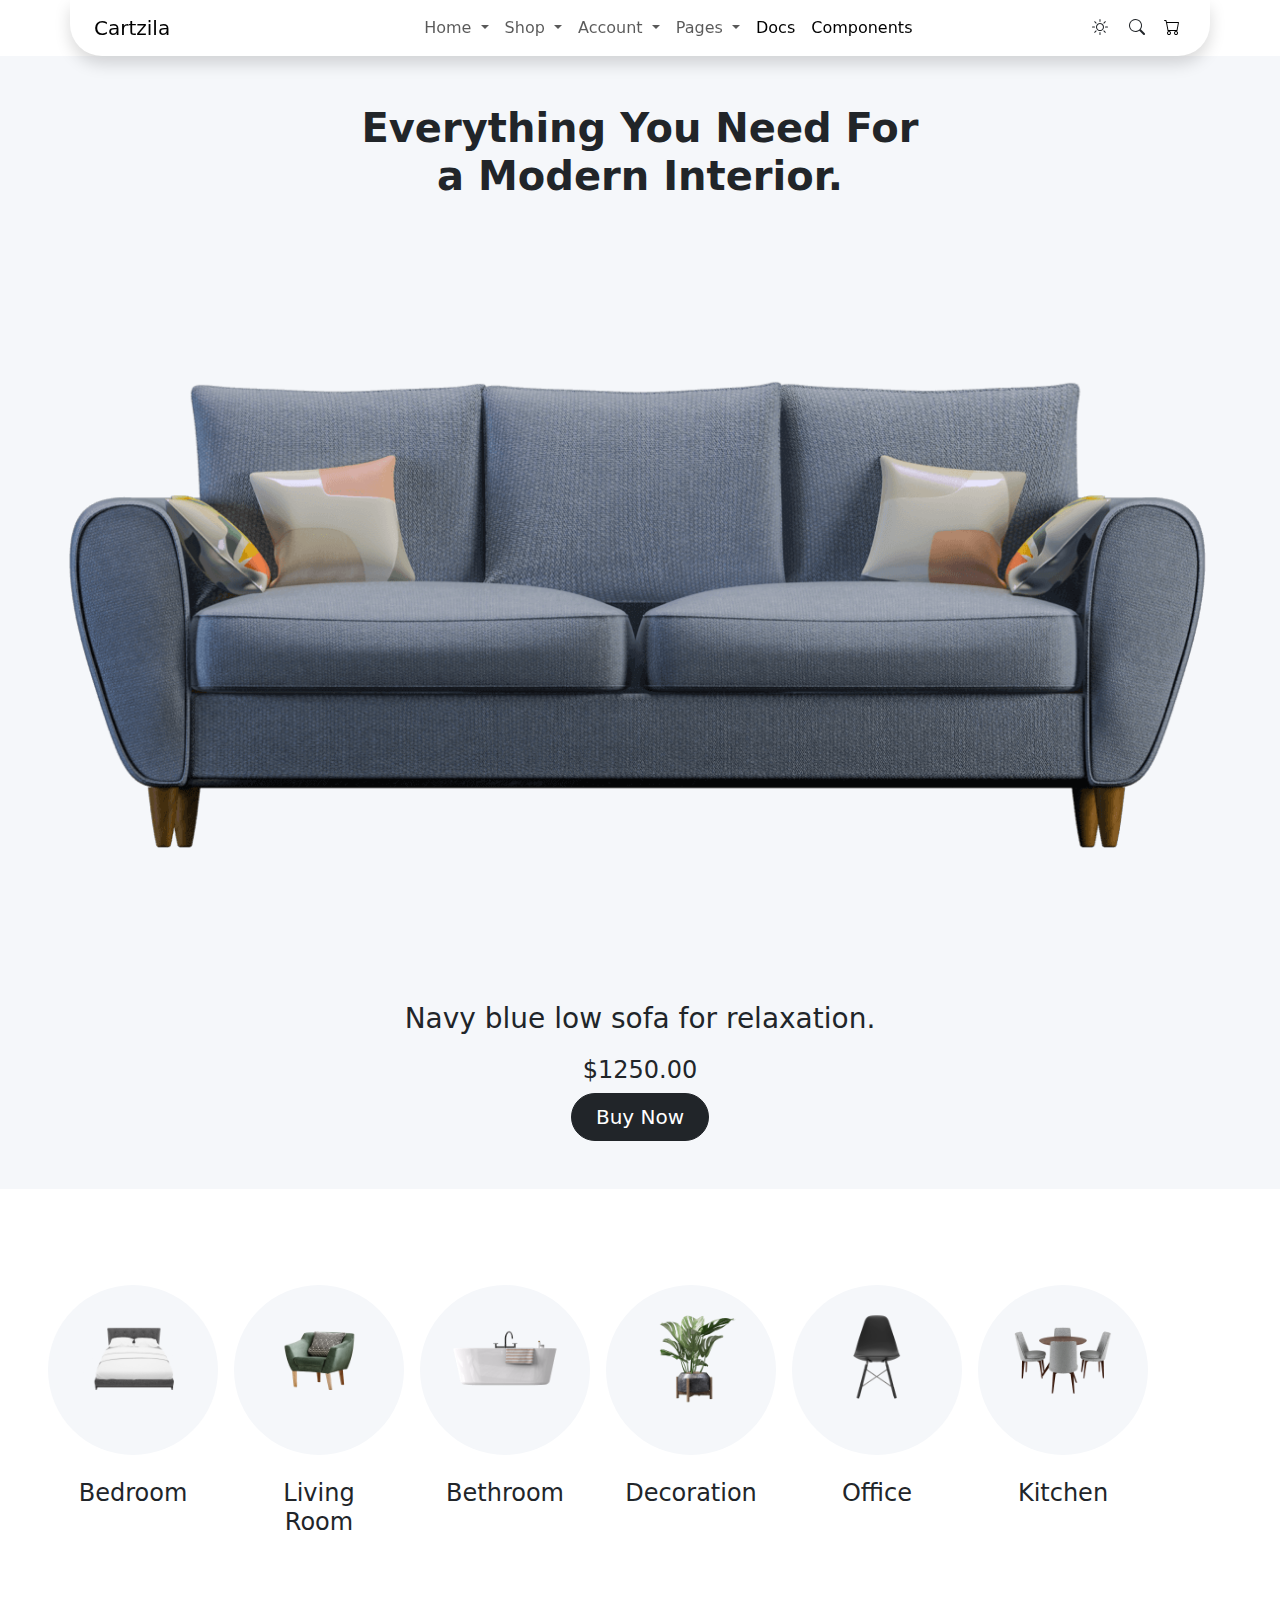
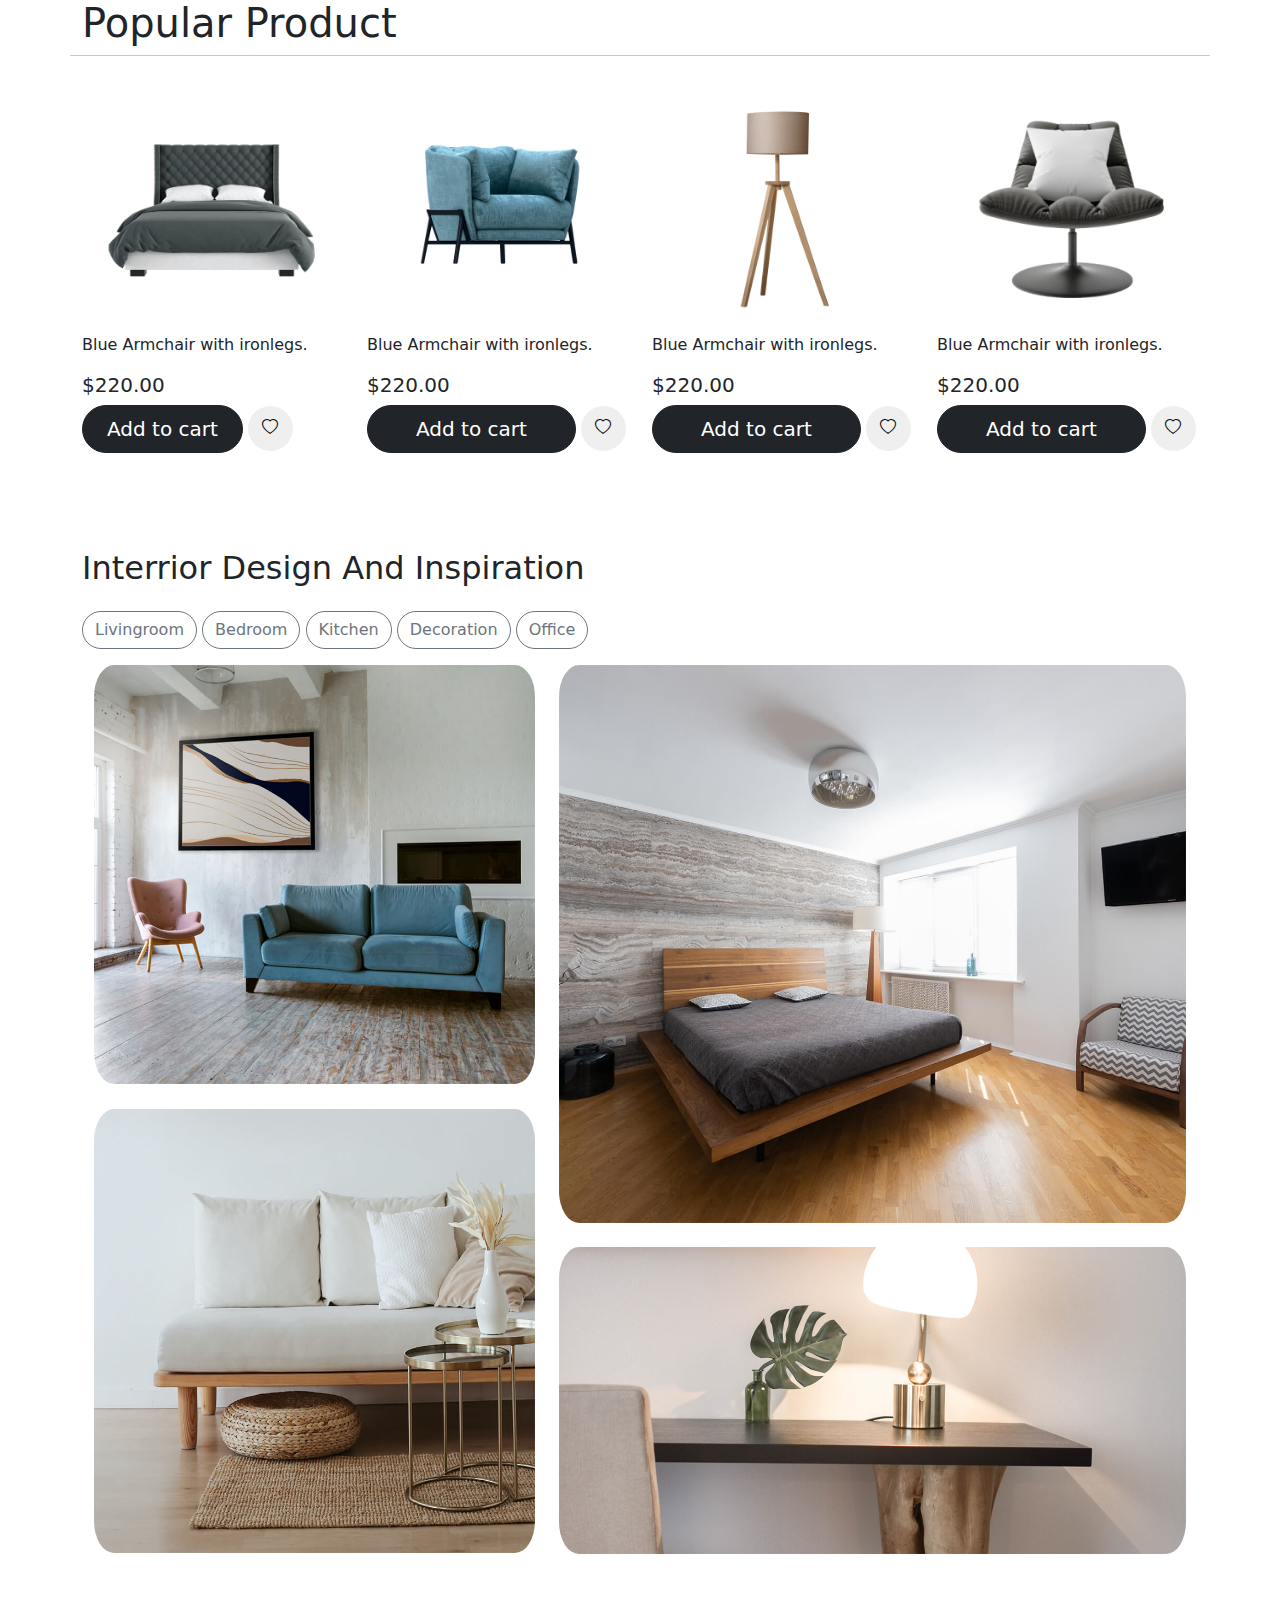
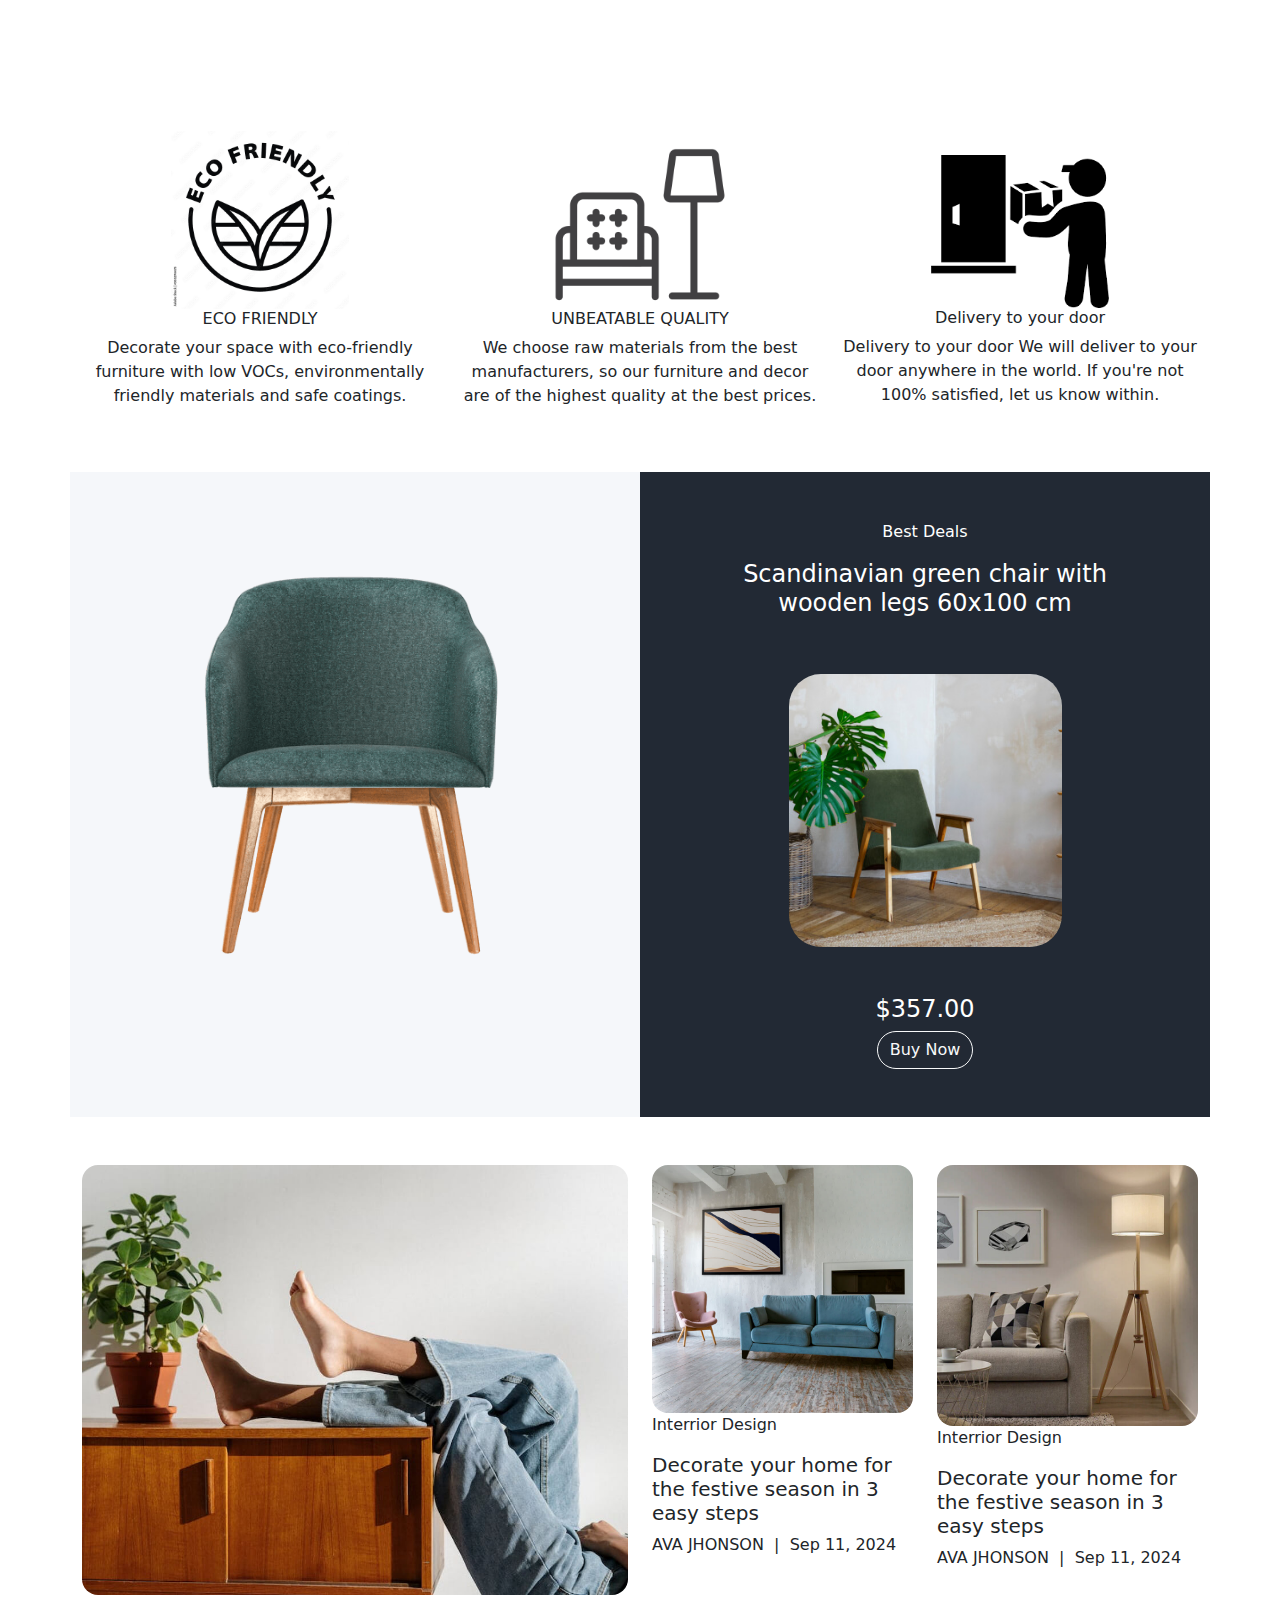
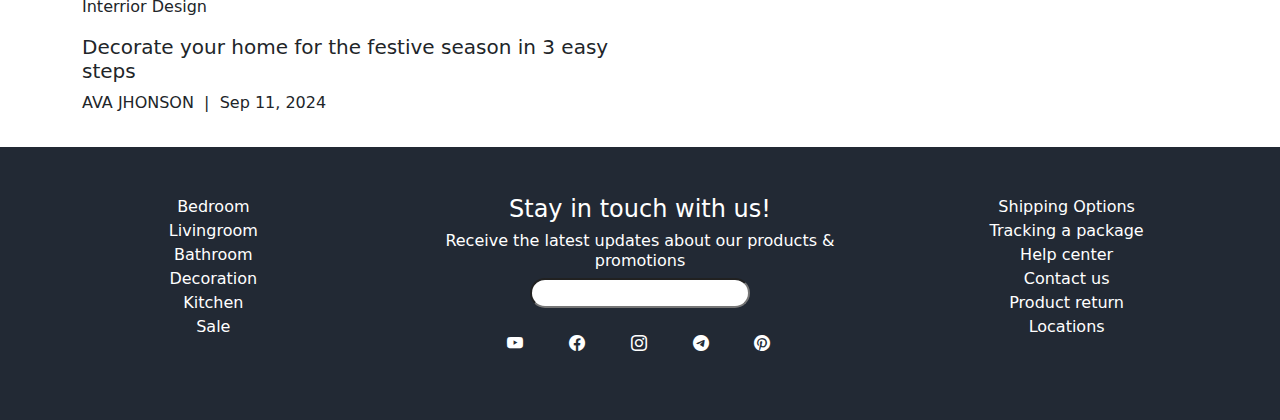
<file: index.html>
<!DOCTYPE html>
<html lang="en">

<head>
    <meta charset="UTF-8">
    <meta name="viewport" content="width=device-width, initial-scale=1.0">
    <title>Cartzila</title>
    <link href="https://cdn.jsdelivr.net/npm/bootstrap@5.3.3/dist/css/bootstrap.min.css" rel="stylesheet"
        integrity="sha384-QWTKZyjpPEjISv5WaRU9OFeRpok6YctnYmDr5pNlyT2bRjXh0JMhjY6hW+ALEwIH" crossorigin="anonymous">
    <script src="https://cdn.jsdelivr.net/npm/bootstrap@5.3.3/dist/js/bootstrap.bundle.min.js"
        integrity="sha384-YvpcrYf0tY3lHB60NNkmXc5s9fDVZLESaAA55NDzOxhy9GkcIdslK1eN7N6jIeHz"
        crossorigin="anonymous"></script>
    <link rel="stylesheet" href="/style/home.css">
    <link rel="stylesheet" href="https://cdn.jsdelivr.net/npm/bootstrap-icons@1.11.3/font/bootstrap-icons.min.css">
</head>

<body>
    <header class="container sticky-top shadow rounded-bottom-5 bg-white">
        <nav class="navbar navbar-expand-lg ">
            <div class="container-fluid">
                <a class="navbar-brand" href="#">Cartzila</a>
                <button class="navbar-toggler" type="button" data-bs-toggle="collapse"
                    data-bs-target="#navbarSupportedContent" aria-controls="navbarSupportedContent"
                    aria-expanded="false" aria-label="Toggle navigation">
                    <span class="navbar-toggler-icon"></span>
                </button>
                <div class="nav-items collapse navbar-collapse" id="navbarSupportedContent">
                    <ul class="navbar-nav me-auto mb-2 mb-lg-0 ">
                        <li class="nav-item dropdown">
                            <a class="nav-link dropdown-toggle" href="#" role="button" data-bs-toggle="dropdown"
                                aria-expanded="false">
                                Home
                            </a>
                            <ul class="dropdown-menu">
                                <li><a class="dropdown-item" href="#">Action</a></li>
                                <li><a class="dropdown-item" href="#">Another action</a></li>
                                <li>
                                    <hr class="dropdown-divider">
                                </li>
                                <li><a class="dropdown-item" href="#">Something else here</a></li>
                            </ul>
                        </li>
                        <li class="nav-item dropdown">
                            <a class="nav-link dropdown-toggle" href="#" role="button" data-bs-toggle="dropdown"
                                aria-expanded="false">
                                Shop
                            </a>
                            <ul class="dropdown-menu">
                                <li><a class="dropdown-item" href="#">Action</a></li>
                                <li><a class="dropdown-item" href="#">Another action</a></li>
                                <li>
                                    <hr class="dropdown-divider">
                                </li>
                                <li><a class="dropdown-item" href="#">Something else here</a></li>
                            </ul>
                        </li>
                        <li class="nav-item dropdown">
                            <a class="nav-link dropdown-toggle" href="#" role="button" data-bs-toggle="dropdown"
                                aria-expanded="false">
                                Account
                            </a>
                            <ul class="dropdown-menu">
                                <li><a class="dropdown-item" href="./pages/signin.html">Signin</a></li>
                                <li><a class="dropdown-item" href="/pages/signup.html">Singup</a></li>
                            </ul>
                        </li>
                        <li class="nav-item dropdown">
                            <a class="nav-link dropdown-toggle" href="#" role="button" data-bs-toggle="dropdown"
                                aria-expanded="false">
                                Pages
                            </a>
                            <ul class="dropdown-menu">
                                <li><a class="dropdown-item" href="#">Action</a></li>
                                <li><a class="dropdown-item" href="#">Another action</a></li>
                                <li>
                                    <hr class="dropdown-divider">
                                </li>
                                <li><a class="dropdown-item" href="#">Something else here</a></li>
                            </ul>
                        </li>
                        <li class="nav-item">
                            <a class="nav-link active" aria-current="page" href="#">Docs</a>
                        </li>
                        <li class="nav-item">
                            <a class="nav-link active" aria-current="page" href="#">Components</a>
                        </li>
                    </ul>
                    <div>
                        <i class="bi bi-sun px-2"></i>
                        <i class="bi bi-search px-2"></i>
                        <button class="border-0 bg-white" id="cartOpen"><i class="bi bi-cart"></i></button>
                    </div>
                </div>
            </div>
        </nav>
    </header>

    <div class="hero-sec py-5 container-fluid">
        <div id="cart" class="cart bg-white position-fixed shadow">
            <span class="d-flex justify-content-between">
                <h4 class="p-3">
                    Shopping Cart
                </h4>
                <button id="cartClose" class="border-0 bg-white"><i class="bi bi-x p-3"></i></button>
            </span>
        </div>
        <h1 class="text-center text-truncate fw-bolder">
            Everything You Need For <br> a Modern Interior.
        </h1>
        <img class="img-fluid" src="/images/01.png" alt="">
        <span class="text-center">
            <p class="fs-3">
                Navy blue low sofa for relaxation.
            </p>
            <h4>
                $1250.00
            </h4>
        </span>
        <div class="text-center">
            <span>
                <button type="button" class="btn btn-dark hero-btn rounded-5 px-4 py-2 fs-5">Buy Now</button>

            </span>
        </div>
    </div>
    <div class="container-fluid">
        <div class="services row gap-3 p-5 text-center my-5">
            <div class="col-lg-2 col-sm-6 service rounded-circle">
                <img class="img-fluid" src="/images/1.png" alt="">
                <h4 class="text-center mt-5 ">
                    Bedroom
                </h4>
            </div>
            <div class="col-lg-2 col-sm-6 service rounded-circle">
                <img class="img-fluid" src="/images/2.png" alt="">
                <h4 class="text-center mt-5 ">
                    Living Room
                </h4>
            </div>
            <div class="col-lg-2 col-sm-6 service rounded-circle">
                <img class="img-fluid" src="/images/3.png" alt="">
                <h4 class="text-center mt-5 ">
                    Bethroom
                </h4>
            </div>
            <div class="col-lg-2 col-sm-6 service rounded-circle">
                <img class="img-fluid" src="/images/4.png" alt="">
                <h4 class="text-center mt-5 ">
                    Decoration
                </h4>
            </div>
            <div class="col-lg-2 col-sm-6 service rounded-circle">
                <img class="img-fluid" src="/images/5.png" alt="">
                <h4 class="text-center mt-5 ">
                    Office
                </h4>
            </div>
            <div class="col-lg-2 col-sm-6 service rounded-circle">
                <img class="img-fluid" src="/images/6.png" alt="">
                <h4 class="text-center mt-5 ">
                    Kitchen
                </h4>
            </div>
        </div>
    </div>
    <div class="container">
        <div class="popular-product row py-5">
            <h1>
                Popular Product
            </h1>
            <hr class="container">
            <div class="col-lg-3">
                <div class="hover">
                    <img class="img-1 img-fluid" src="/images/04.png" alt="">
                    <img class="img-2 img-fluid rounded-5" src="/images/04-hover.jpg" alt="">
                </div>
                <p id="productDes">
                    Blue Armchair with ironlegs.
                </p>
                <h5>
                    $220.00
                </h5>
                <button type="button" class="btn btn-dark rounded-5 px-4 py-2 fs-5">Add to cart</button>
                <button class="border-secondary rounded-circle border-0 cart-btn"><i class="bi bi-heart "></i></button>
            </div>
            <div class="col-lg-3">
                <div class="hover">
                    <img class="img-1 img-fluid" src="/images/05.png" alt="">
                    <img class="img-2 img-fluid rounded-5" src="/images/05-hover.jpg" alt="">
                </div>
                <p>
                    Blue Armchair with ironlegs.
                </p>
                <h5>
                    $220.00
                </h5>
                <button type="button" class="btn btn-dark rounded-5 px-5 py-2 fs-5">Add to cart</button>
                <button class="border-secondary rounded-circle border-0 cart-btn"><i class="bi bi-heart "></i></button>

            </div>
            <div class="col-lg-3">
                <div class="hover">
                    <img class="img-1 img-fluid" src="/images/06.png" alt="">
                    <img class="img-2 img-fluid rounded-5" src="/images/06-hover.jpg" alt="">
                </div>
                <p>
                    Blue Armchair with ironlegs.
                </p>
                <h5>
                    $220.00
                </h5>
                <button type="button" class="btn btn-dark rounded-5 px-5 py-2 fs-5">Add to cart</button>
                <button class="border-secondary rounded-circle border-0 cart-btn"><i class="bi bi-heart "></i></button>

            </div>
            <div class="col-lg-3">
                <div class="hover">
                    <img class="img-1 img-fluid" src="/images/07.png" alt="">
                    <img class="img-2 img-fluid rounded-5" src="/images/07-hover.jpg" alt="">
                </div>
                <p>
                    Blue Armchair with ironlegs.
                </p>
                <h5>
                    $220.00
                </h5>
                <button type="button" class="btn btn-dark rounded-5 px-5 py-2 fs-5">Add to cart</button>
                <button class="border-secondary rounded-circle border-0 cart-btn"><i class="bi bi-heart "></i></button>

            </div>
        </div>
    </div>

    <div class="interior-design container container-sm py-5">
        <h2>
            Interrior Design And Inspiration
        </h2>
        <div class="py-3">
            <button type="button" class="btn btn-outline-secondary rounded-5">Livingroom</button>
            <button type="button" class="btn btn-outline-secondary rounded-5">Bedroom</button>
            <button type="button" class="btn btn-outline-secondary rounded-5">Kitchen</button>
            <button type="button" class="btn btn-outline-secondary rounded-5">Decoration</button>
            <button type="button" class="btn btn-outline-secondary rounded-5">Office</button>
        </div>
        <div class="container-fluid">
            <div class="row">
                <img class="img-fluid img-1  rounded-5 col-lg-5 h-25" src="/images/01.jpg" alt="3">
                <img class="img-fluid img-2 rounded-5 col-lg-7" src="/images/03.jpg" alt="3">
                <img class="img-fluid img-3 rounded-5 col-lg-5 position-relative h-50 mt-3" src="/images/02.jpg"
                    alt="3">
                <img class="img-fluid img-4 rounded-5 col-lg-7 h-25 mt-4" src="/images/04.jpg" alt="3">

            </div>
        </div>
    </div>

    <div class="quailities container">
        <div class="row text-center">
            <div class="eco col-lg-4 col-sm-12">
                <img class="img-fluid w-50" src="/images/1000_F_335296675_3dIDJI7ubyeOnp6qPMFn4Mrk7OXgOmcH.jpg" alt="">
                <h6>
                    ECO FRIENDLY
                </h6>
                <p>
                    Decorate your space with eco-friendly furniture with low VOCs, environmentally friendly materials
                    and safe coatings.
                </p>
            </div>
            <div class="standard eco col-lg-4 col-sm-12">
                <img class="img-fluid w-50" src="/images/sofa-and-floor-light-furniture-icon-png.webp" alt="">
                <h6>
                    UNBEATABLE QUALITY
                </h6>
                <p>
                    We choose raw materials from the best manufacturers, so our furniture and decor are of the highest
                    quality at the best prices.
                </p>
            </div>
            <div class="delivery col-lg-4 col-sm-12">
                <img class="img-fluid w-50 pt-4" src="/images/delivery.png" alt="">
                <h6>
                    Delivery to your door
                </h6>
                <p>
                    Delivery to your door
                    We will deliver to your door anywhere in the world. If you're not 100% satisfied, let us know
                    within.
                </p>
            </div>
        </div>
    </div>
    <div class="cards container container-sm my-5">
        <div class="row text-center my-5">
            <div class="card-1 col-lg-6">
                <img class="img-fluid" src="/images/08.png" alt="">
            </div>
            <div class="card-2 col-lg-6 py-5">
                <p class="text-white">
                    Best Deals
                </p>
                <h4 class="text-white">
                    Scandinavian green chair with <br> wooden legs 60x100 cm
                </h4>
                <img class="img-fluid rounded-5 my-5 w-50" src="/images/featured-product-thumbnail.jpg" alt="">
                <h4 class="text-white">
                    $357.00
                </h4>
                <button type="button" class="btn btn-outline-light rounded-5">Buy Now</button>
            </div>
        </div>
    </div>
    <div class="blogs container">
        <div class="row">
            <div class="col-lg-6">
                <img class="blog-img img-fluid rounded-4" src="/images/01 (1).jpg" alt="">
                <p>
                    Interrior Design
                </p>
                <h5>

                    Decorate your home for the festive season in 3 easy steps
                </h5>
                <p>
                    AVA JHONSON&nbsp;&nbsp;|&nbsp;&nbsp;Sep 11, 2024
                </p>
            </div>
            <div class="col-lg-3">
                <img class="blog-img img-fluid rounded-4" src="/images/01.jpg" alt="">
                <p>
                    Interrior Design
                </p>
                <h5>

                    Decorate your home for the festive season in 3 easy steps
                </h5>
                <p>
                    AVA JHONSON&nbsp;&nbsp;|&nbsp;&nbsp;Sep 11, 2024
                </p>
            </div>
            <div class="col-lg-3">
                <img class="blog-img img-fluid rounded-4" src="/images/06-hover.jpg" alt="">
                <p>
                    Interrior Design
                </p>
                <h5>

                    Decorate your home for the festive season in 3 easy steps
                </h5>
                <p>
                    AVA JHONSON&nbsp;&nbsp;|&nbsp;&nbsp;Sep 11, 2024
                </p>
            </div>
        </div>
    </div>
    <footer class="container-fluid mt-3 py-5 text-white">
        <div class="row">
            <div class="col-lg-4">
                <ul class="list-unstyled text-center">
                    <li>Bedroom</li>
                    <li>Livingroom</li>
                    <li>Bathroom</li>
                    <li>Decoration</li>
                    <li>Kitchen</li>
                    <li>Sale</li>
                </ul>
            </div>
            <div class="col-lg-4 text-center">
                <h4>
                    Stay in touch with us!
                </h4>
                <h6>
                    Receive the latest updates about our products & promotions
                </h6>
                <input class="rounded-4 news-letter px-2" type="text">
                <ul class="list-unstyled d-flex justify-content-around mt-4 me-5">
                    <li class="sm-icon"></li>
                    <i class="bi bi-youtube"></i>
                    </li>
                    <li class="sm-icon">
                        <i class="bi bi-facebook"></i>
                    </li>
                    <li class="sm-icon">
                        <i class="bi bi-instagram"></i>
                    </li>
                    <li class="sm-icon">
                        <i class="bi bi-telegram"></i>
                    </li>
                    <li class="sm-icon">
                        <i class="bi bi-pinterest"></i>
                    </li>
                </ul>
            </div>
            <div class="col-lg-4">
                <ul class="list-unstyled text-center">
                    <li>Shipping Options</li>
                    <li>Tracking a package</li>
                    <li>Help center</li>
                    <li>Contact us </li>
                    <li>Product return</li>
                    <li>Locations</li>
                </ul>
            </div>
        </div>
    </footer>


    <script src="/scripts/home.js"></script>
</body>

</html>
</file>
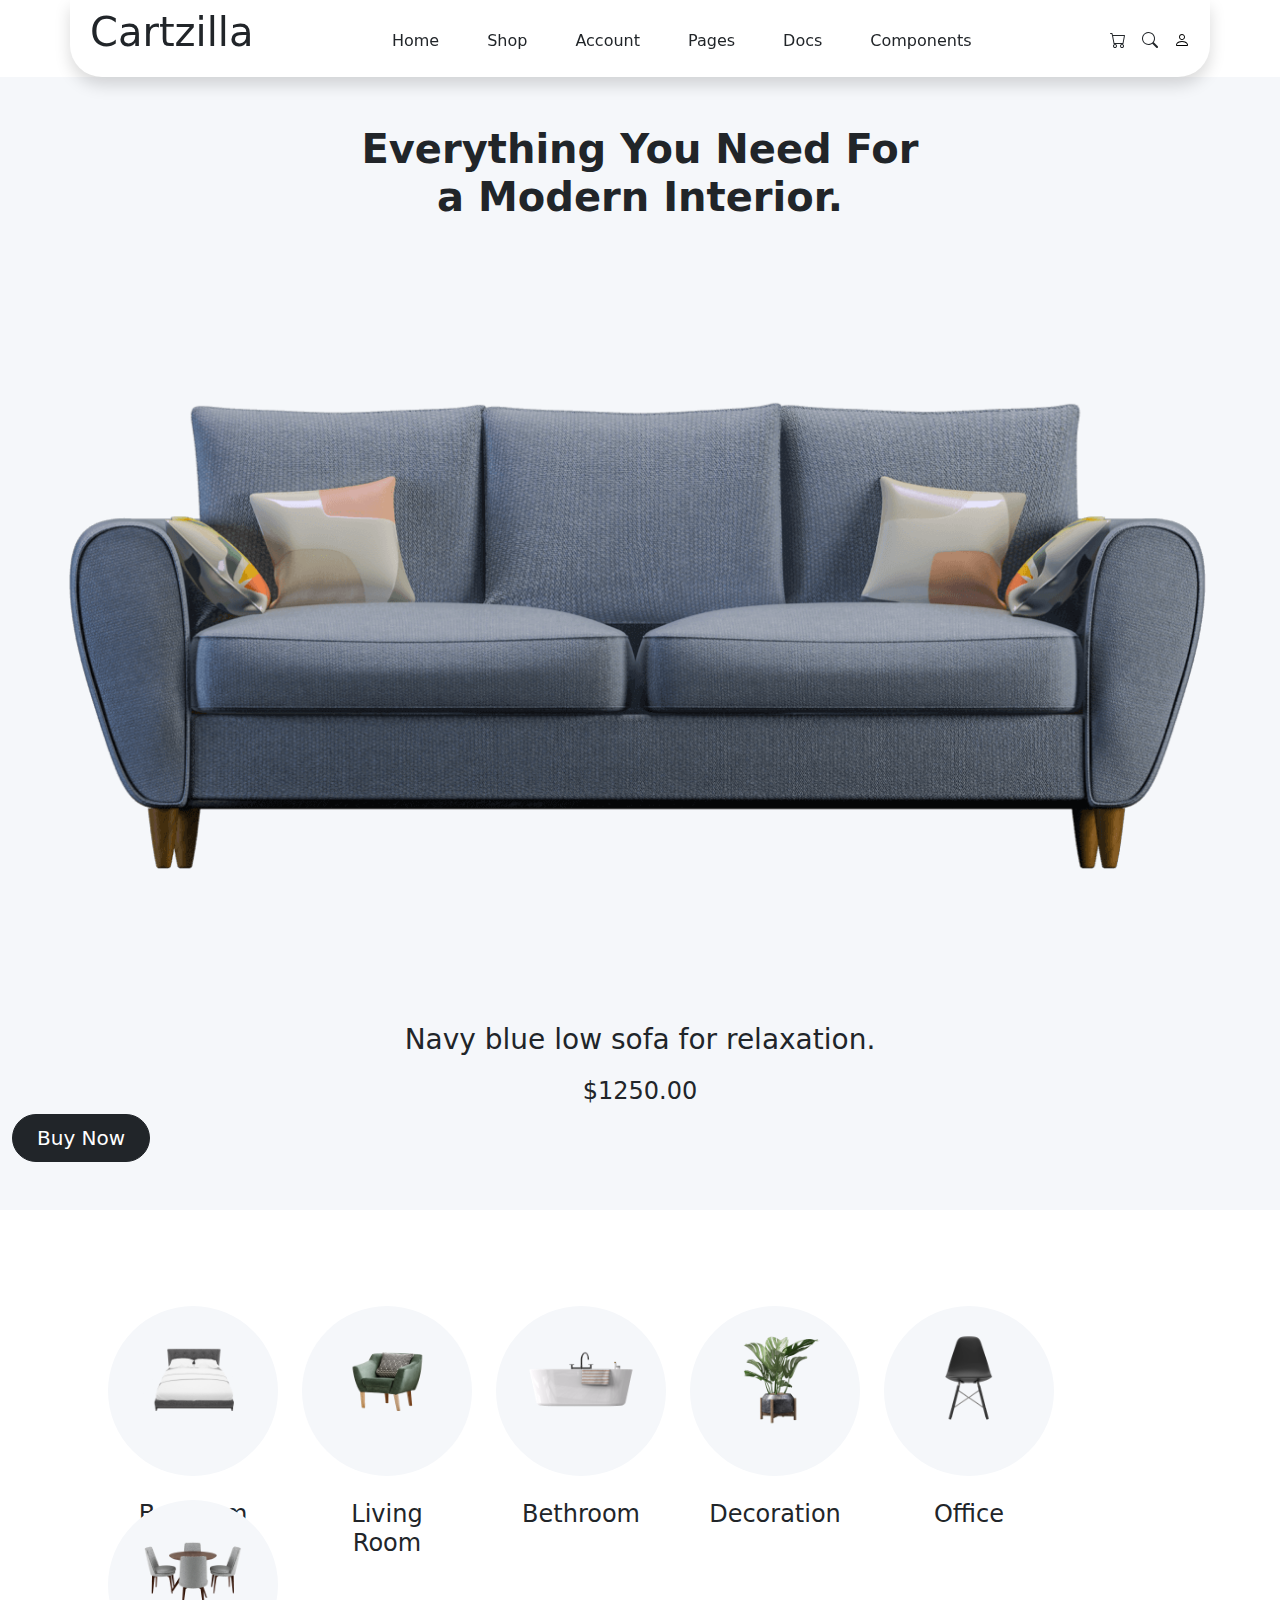
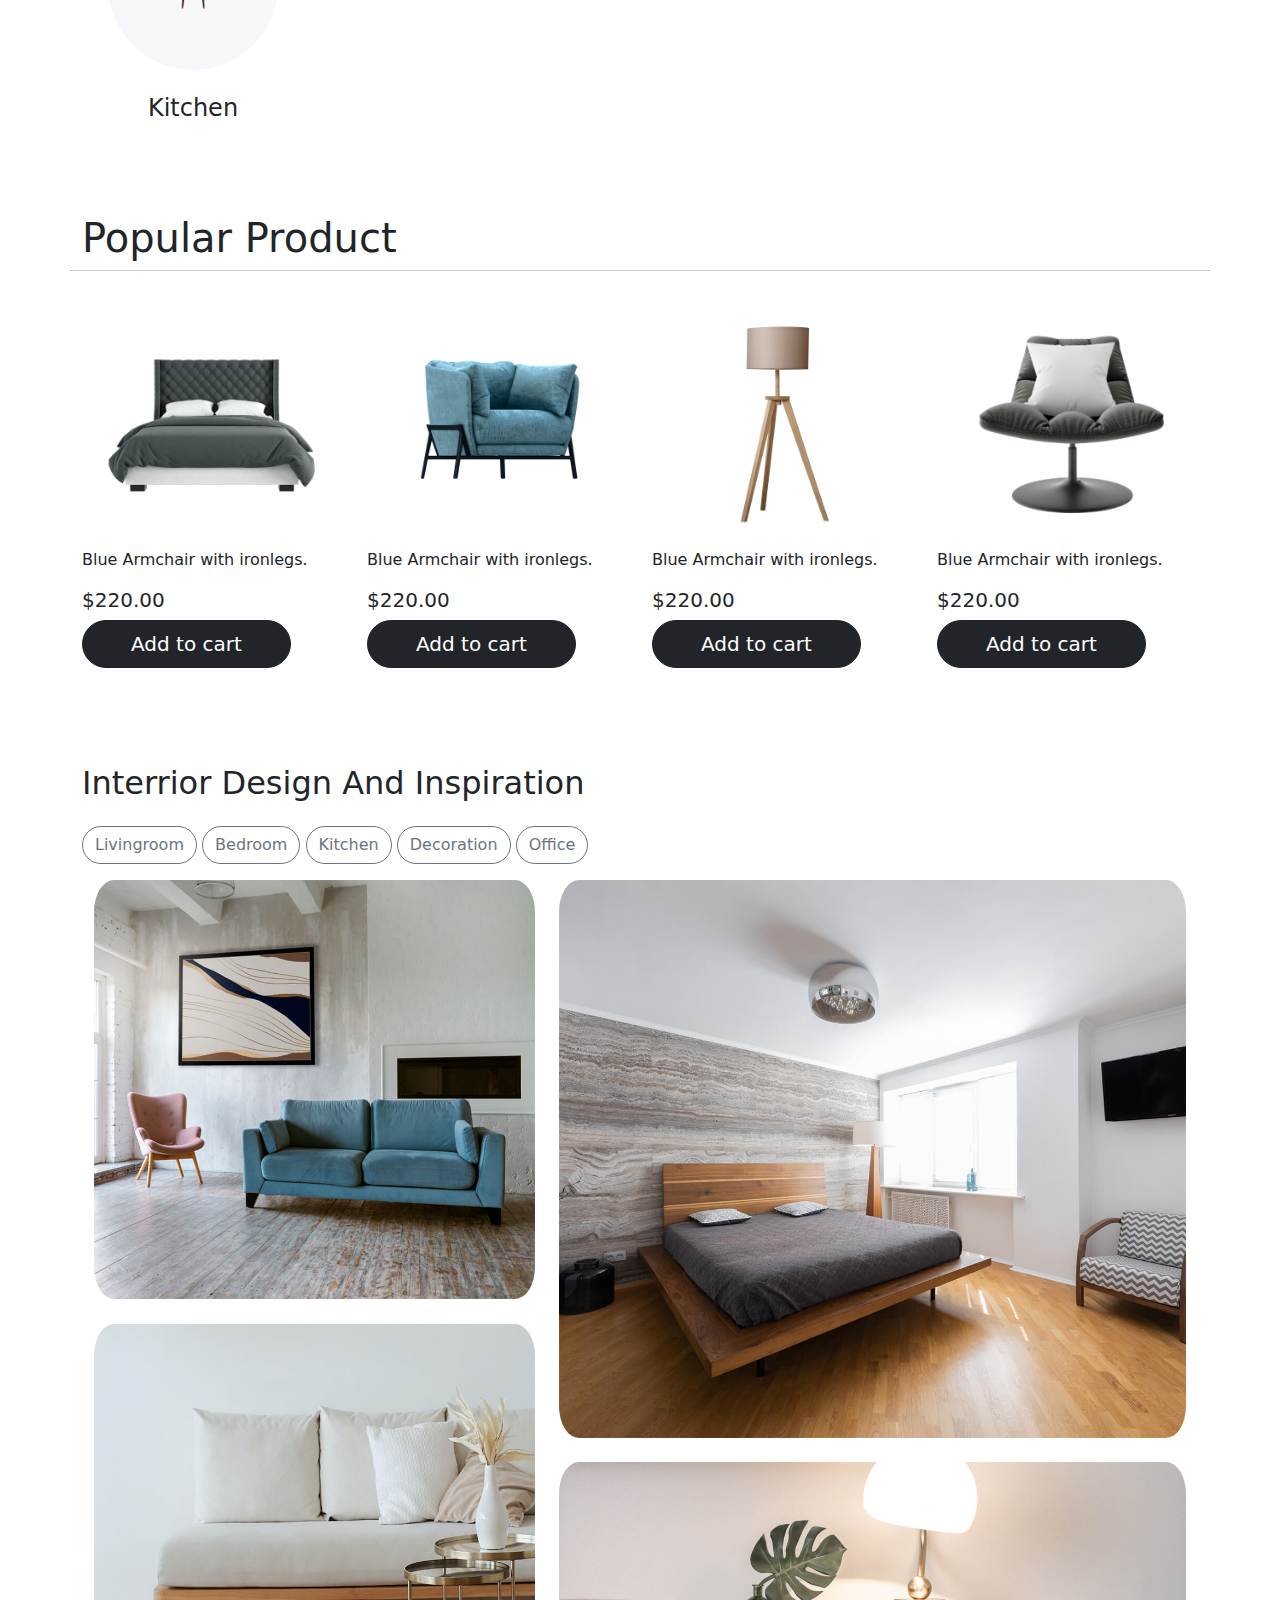
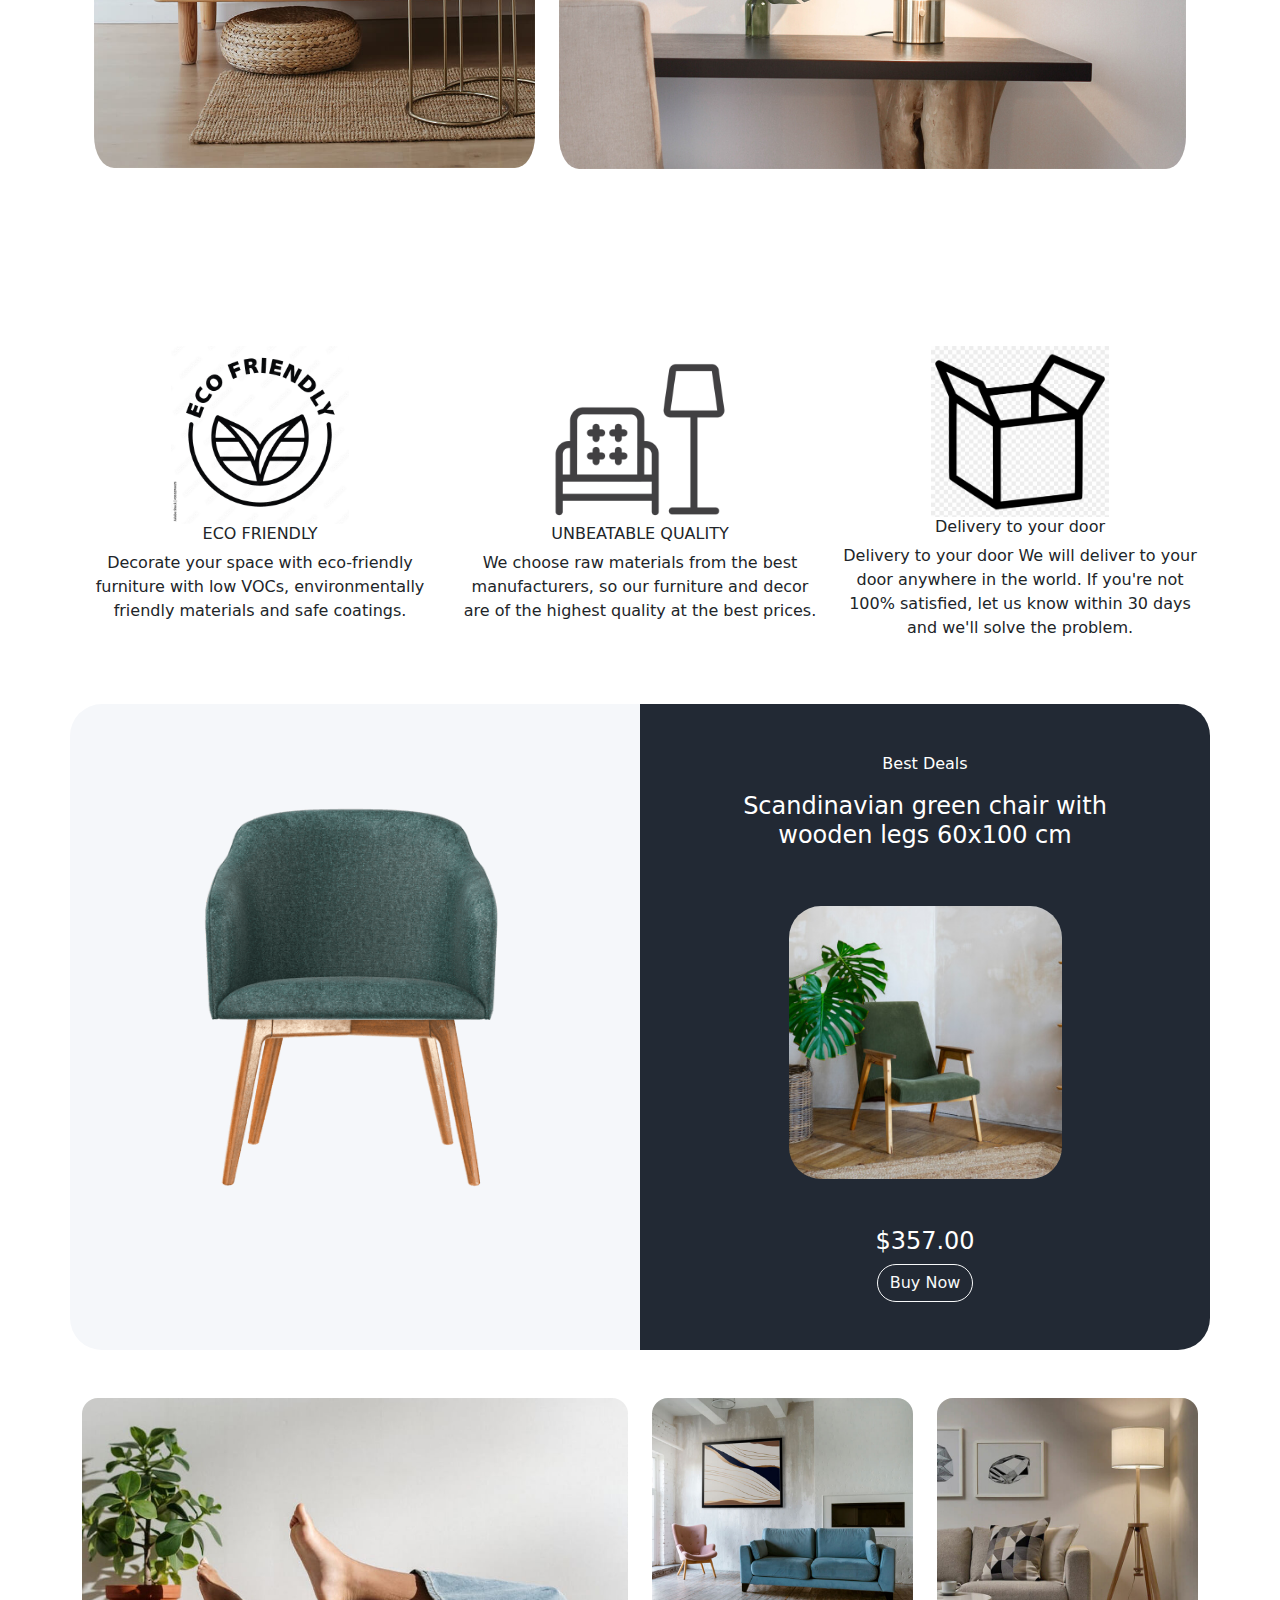
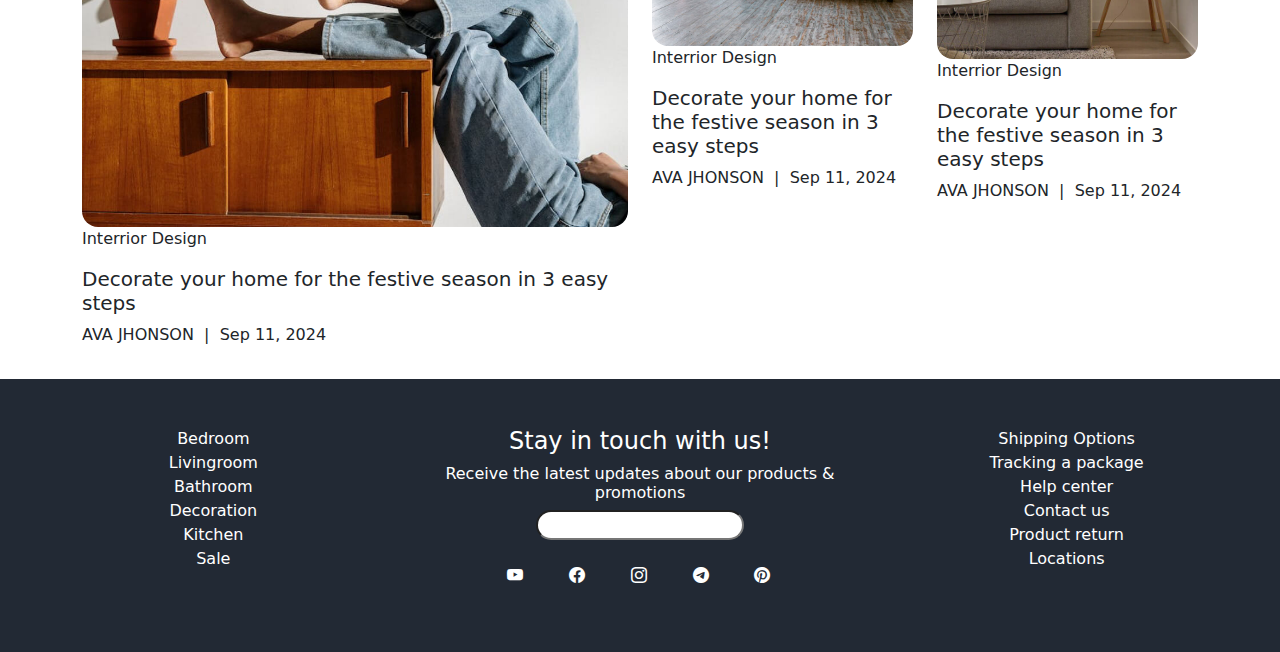
<file: home.html>
<!DOCTYPE html>
<html lang="en">

<head>
    <meta charset="UTF-8">
    <meta name="viewport" content="width=device-width, initial-scale=1.0">
    <title>Cartzila</title>
    <link href="https://cdn.jsdelivr.net/npm/bootstrap@5.3.3/dist/css/bootstrap.min.css" rel="stylesheet"
        integrity="sha384-QWTKZyjpPEjISv5WaRU9OFeRpok6YctnYmDr5pNlyT2bRjXh0JMhjY6hW+ALEwIH" crossorigin="anonymous">
    <script src="https://cdn.jsdelivr.net/npm/bootstrap@5.3.3/dist/js/bootstrap.bundle.min.js"
        integrity="sha384-YvpcrYf0tY3lHB60NNkmXc5s9fDVZLESaAA55NDzOxhy9GkcIdslK1eN7N6jIeHz"
        crossorigin="anonymous"></script>
    <link rel="stylesheet" href="/style/home.css">
    <link rel="stylesheet" href="https://cdn.jsdelivr.net/npm/bootstrap-icons@1.11.3/font/bootstrap-icons.min.css">
</head>

<body>
    <header class="container sticky-top shadow rounded-bottom-5 bg-white">
        <div class="navbar d-flex justify-content-between align-items-baseline px-2">
            <div>
                <h1>
                    Cartzilla
                </h1>
            </div>
            <div>
                <ul class="d-flex list-unstyled gap-5 fw-light">
                    <li>Home</li>
                    <li>Shop</li>
                    <li>Account</li>
                    <li>Pages</li>
                    <li>Docs</li>
                    <li>Components</li>
                </ul>
            </div>
            <div class="">
                <ul class="d-flex list-unstyled gap-3 fw-light">
                    <li><i class="bi bi-cart"></i></li>
                    <li><i class="bi bi-search"></i></li>
                    <li><a class="text-decoration-none text-black" href="/pages/signup.html"><i class="bi bi-person"></i></a></li>
                </ul>
            </div>
        </div>
    </header>

    <div class="hero-sec py-5 container-fluid">
        <h1 class="text-center text-truncate fw-bolder">
            Everything You Need For <br> a Modern Interior.
        </h1>
        <img class="img-fluid" src="/images/01.png" alt="">
        <span class="text-center">
            <p class="fs-3">
                Navy blue low sofa for relaxation.
            </p>
            <h4>
                $1250.00
            </h4>
        </span>
        <button type="button" class="btn btn-dark hero-btn rounded-5 px-4 py-2 fs-5">Buy Now</button>
    </div>
    <div class="container-fluid">
        <div class="services row gap-4 p-5 ms-5 my-5">
            <div class="col-lg-2 col-sm-6 service rounded-circle">
                <img class="img-fluid" src="/images/1.png" alt="">
                <h4 class="text-center mt-5 ">
                    Bedroom
                </h4>
            </div>
            <div class="col-lg-2 col-sm-6 service rounded-circle">
                <img class="img-fluid" src="/images/2.png" alt="">
                <h4 class="text-center mt-5 ">
                    Living Room
                </h4>
            </div>
            <div class="col-lg-2 col-sm-6 service rounded-circle">
                <img class="img-fluid" src="/images/3.png" alt="">
                <h4 class="text-center mt-5 ">
                    Bethroom
                </h4>
            </div>
            <div class="col-lg-2 col-sm-6 service rounded-circle">
                <img class="img-fluid" src="/images/4.png" alt="">
                <h4 class="text-center mt-5 ">
                    Decoration
                </h4>
            </div>
            <div class="col-lg-2 col-sm-6 service rounded-circle">
                <img class="img-fluid" src="/images/5.png" alt="">
                <h4 class="text-center mt-5 ">
                    Office
                </h4>
            </div>
            <div class="col-lg-2 col-sm-6 service rounded-circle">
                <img class="img-fluid" src="/images/6.png" alt="">
                <h4 class="text-center mt-5 ">
                    Kitchen
                </h4>
            </div>
        </div>
    </div>
    <div class="container">
        <div class="popular-product row py-5">
            <h1>
                Popular Product
            </h1>
            <hr class="container">
            <div class="col-lg-3">
                <div class="hover">
                    <img class="img-1 img-fluid" src="/images/04.png" alt="">
                    <img class="img-2 img-fluid rounded-5" src="/images/04-hover.jpg" alt="">
                </div>
                <p>
                    Blue Armchair with ironlegs.
                </p>
                <h5>
                    $220.00
                </h5>
                <button type="button" class="btn btn-dark rounded-5 px-5 py-2 fs-5">Add to cart</button>
            </div>
            <div class="col-lg-3">
                <div class="hover">
                    <img class="img-1 img-fluid" src="/images/05.png" alt="">
                    <img class="img-2 img-fluid rounded-5" src="/images/05-hover.jpg" alt="">
                </div>
                <p>
                    Blue Armchair with ironlegs.
                </p>
                <h5>
                    $220.00
                </h5>
                <button type="button" class="btn btn-dark rounded-5 px-5 py-2 fs-5">Add to cart</button>
            </div>
            <div class="col-lg-3">
                <div class="hover">
                    <img class="img-1 img-fluid" src="/images/06.png" alt="">
                    <img class="img-2 img-fluid rounded-5" src="/images/06-hover.jpg" alt="">
                </div>
                <p>
                    Blue Armchair with ironlegs.
                </p>
                <h5>
                    $220.00
                </h5>
                <button type="button" class="btn btn-dark rounded-5 px-5 py-2 fs-5">Add to cart</button>
            </div>
            <div class="col-lg-3">
                <div class="hover">
                    <img class="img-1 img-fluid" src="/images/07.png" alt="">
                    <img class="img-2 img-fluid rounded-5" src="/images/07-hover.jpg" alt="">
                </div>
                <p>
                    Blue Armchair with ironlegs.
                </p>
                <h5>
                    $220.00
                </h5>
                <button type="button" class="btn btn-dark rounded-5 px-5 py-2 fs-5">Add to cart</button>
            </div>
        </div>
    </div>

    <div class="interior-design container py-5">
        <h2>
            Interrior Design And Inspiration
        </h2>
        <div class="py-3">
            <button type="button" class="btn btn-outline-secondary rounded-5">Livingroom</button>
            <button type="button" class="btn btn-outline-secondary rounded-5">Bedroom</button>
            <button type="button" class="btn btn-outline-secondary rounded-5">Kitchen</button>
            <button type="button" class="btn btn-outline-secondary rounded-5">Decoration</button>
            <button type="button" class="btn btn-outline-secondary rounded-5">Office</button>
        </div>
        <div class="container-fluid">
            <div class="row">
                <img class="img-fluid img-1  rounded-5 col-lg-5 h-25" src="/images/01.jpg" alt="3">
                <img class="img-fluid img-3 rounded-5 col-lg-7" src="/images/03.jpg" alt="3">
                <img class="img-fluid img-3 rounded-5 col-lg-5 position-relative h-50 mt-3" src="/images/02.jpg"
                    alt="3">
                <img class="img-fluid img-4 rounded-5 col-lg-7 h-25 mt-4" src="/images/04.jpg" alt="3">

            </div>
        </div>
    </div>

    <div class="quailities container">
        <div class="row text-center">
            <div class="eco col-lg-4 col-sm-12">
                <img class="img-fluid w-50" src="/images/1000_F_335296675_3dIDJI7ubyeOnp6qPMFn4Mrk7OXgOmcH.jpg" alt="">
                <h6>
                    ECO FRIENDLY
                </h6>
                <p>
                    Decorate your space with eco-friendly furniture with low VOCs, environmentally friendly materials
                    and safe coatings.
                </p>
            </div>
            <div class="standard eco col-lg-4 col-sm-12">
                <img class="img-fluid w-50" src="/images/sofa-and-floor-light-furniture-icon-png.webp" alt="">
                <h6>
                    UNBEATABLE QUALITY
                </h6>
                <p>
                    We choose raw materials from the best manufacturers, so our furniture and decor are of the highest
                    quality at the best prices.
                </p>
            </div>
            <div class="delivery col-lg-4 col-sm-12">
                <img class="img-fluid w-50"
                    src="/images/478-4788088_open-box-shipping-package-delivery-svg-png-icon-free-product-clipart.png"
                    alt="">
                <h6>
                    Delivery to your door
                </h6>
                <p>
                    Delivery to your door
                    We will deliver to your door anywhere in the world. If you're not 100% satisfied, let us know within
                    30 days and we'll solve the problem.
                </p>
            </div>
        </div>
    </div>
    <div class="cards my-5 container">
        <div class="row text-center my-5">
            <div class="card-1 col-lg-6 rounded-start-5">
                <img class="img-fluid" src="/images/08.png" alt="">
            </div>
            <div class="card-2 col-lg-6 py-5 rounded-end-5">
                <p class="text-white">
                    Best Deals
                </p>
                <h4 class="text-white">
                    Scandinavian green chair with <br> wooden legs 60x100 cm
                </h4>
                <img class="img-fluid rounded-5 my-5 w-50" src="/images/featured-product-thumbnail.jpg" alt="">
                <h4 class="text-white">
                    $357.00
                </h4>
                <button type="button" class="btn btn-outline-light rounded-5">Buy Now</button>
            </div>
        </div>
    </div>
    <div class="blogs container">
        <div class="row">
            <div class="col-lg-6">
                <img class="blog-img img-fluid rounded-4" src="/images/01 (1).jpg" alt="">
                <p>
                    Interrior Design
                </p>
                <h5>

                    Decorate your home for the festive season in 3 easy steps
                </h5>
                <p>
                    AVA JHONSON&nbsp;&nbsp;|&nbsp;&nbsp;Sep 11, 2024
                </p>
            </div>
            <div class="col-lg-3">
                <img class="blog-img img-fluid rounded-4" src="/images/01.jpg" alt="">
                <p>
                    Interrior Design
                </p>
                <h5>

                    Decorate your home for the festive season in 3 easy steps
                </h5>
                <p>
                    AVA JHONSON&nbsp;&nbsp;|&nbsp;&nbsp;Sep 11, 2024
                </p>
            </div>
            <div class="col-lg-3">
                <img class="blog-img img-fluid rounded-4" src="/images/06-hover.jpg" alt="">
                <p>
                    Interrior Design
                </p>
                <h5>

                    Decorate your home for the festive season in 3 easy steps
                </h5>
                <p>
                    AVA JHONSON&nbsp;&nbsp;|&nbsp;&nbsp;Sep 11, 2024
                </p>
            </div>
        </div>
    </div>
    <footer class="container-fluid mt-3 py-5 text-white">
        <div class="row">
            <div class="col-lg-4">
                <ul class="list-unstyled text-center">
                    <li>Bedroom</li>
                    <li>Livingroom</li>
                    <li>Bathroom</li>
                    <li>Decoration</li>
                    <li>Kitchen</li>
                    <li>Sale</li>
                </ul>
            </div>
            <div class="col-lg-4 text-center">
                <h4>
                    Stay in touch with us!
                </h4>
                <h6>
                    Receive the latest updates about our products & promotions
                </h6>
                <input class="rounded-4" type="text">
                <ul class="list-unstyled d-flex justify-content-around mt-4 me-5">
                    <li class="sm-icon"></li>
                    <i class="bi bi-youtube"></i>
                    </li>
                    <li class="sm-icon">
                        <i class="bi bi-facebook"></i>
                    </li>
                    <li class="sm-icon">
                        <i class="bi bi-instagram"></i>
                    </li>
                    <li class="sm-icon">
                        <i class="bi bi-telegram"></i>
                    </li>
                    <li class="sm-icon">
                        <i class="bi bi-pinterest"></i>
                    </li>
                </ul>
            </div>
            <div class="col-lg-4">
                <ul class="list-unstyled text-center">
                    <li>Shipping Options</li>
                    <li>Tracking a package</li>
                    <li>Help center</li>
                    <li>Contact us </li>
                    <li>Product return</li>
                    <li>Locations</li>
                </ul>
            </div>
        </div>
    </footer>
</body>

</html>
</file>
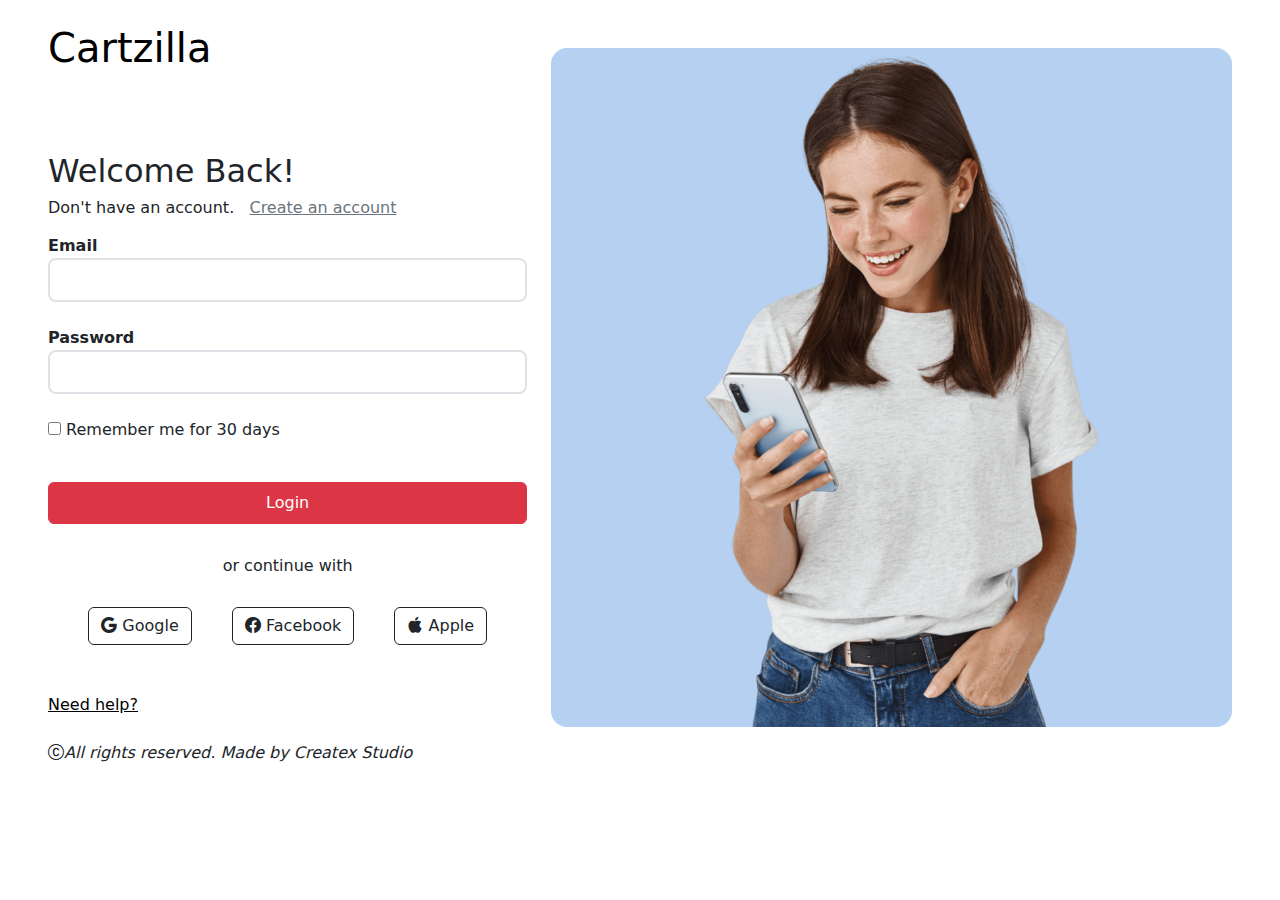
<file: pages/signin.html>
<!DOCTYPE html>
<html lang="en">

<head>
    <meta charset="UTF-8">
    <meta name="viewport" content="width=device-width, initial-scale=1.0">
    <title>Signin</title>
    <link href="https://cdn.jsdelivr.net/npm/bootstrap@5.3.3/dist/css/bootstrap.min.css" rel="stylesheet"
        integrity="sha384-QWTKZyjpPEjISv5WaRU9OFeRpok6YctnYmDr5pNlyT2bRjXh0JMhjY6hW+ALEwIH" crossorigin="anonymous">
    <script src="https://cdn.jsdelivr.net/npm/bootstrap@5.3.3/dist/js/bootstrap.bundle.min.js"
        integrity="sha384-YvpcrYf0tY3lHB60NNkmXc5s9fDVZLESaAA55NDzOxhy9GkcIdslK1eN7N6jIeHz"
        crossorigin="anonymous"></script>
    <link rel="stylesheet" href="/style/form.css">
    <link rel="stylesheet" href="https://cdn.jsdelivr.net/npm/bootstrap-icons@1.11.3/font/bootstrap-icons.min.css">
</head>

<body>
    <div class="container-fluid px-5">
        <div class="row">
            <div class="col-lg-5">
                <header class="py-4 mb-5">
                    <h1>
                       <a class="text-decoration-none text-black" href="/index.html"> Cartzilla</a>
                    </h1>
                </header>
                <h2>
                    Welcome Back!
                </h2>
                <h6>
                    Don't have an account. &nbsp; <a class="text-secondary" href="./signup.html">Create an account</a>
                </h6>
                <form class="my-3" id="loginForm">
                    <label class="fw-bolder">
                        Email
                    </label><br>
                    <input class="p-2  w-100 rounded-3 border border-2" type="email" id="userMail" required><br><br>
                    <label class="fw-bolder">
                        Password
                    </label><br>
                    <input class="p-2 w-100 rounded-3 border border-2" type="password" id="userPassword"
                        required><br><br>
                    <input type="checkbox" id="remember">
                    <label for="">Remember me for 30 days</label><br><br>

                    <button class="btn btn-danger w-100 py-2 my-3" type="submit">Login</button>
                </form>
                <h6 class="text-center">
                    or continue with
                </h6><br>
                <span class="d-flex justify-content-evenly">
                    <button class="btn btn-outline-dark"><i class="bi bi-google"></i> Google</button>
                    <button class="btn btn-outline-dark"><i class="bi bi-facebook"></i> Facebook</button>
                    <button class="btn btn-outline-dark"><i class="bi bi-apple"></i> Apple</button>
                </span><br><br>
                <a class="text-black" href="">Need help?</a>
                <br><br>
                <i class="bi bi-c-circle text-decoration-none">All rights reserved. Made by Createx Studio</i>
            </div>
            <div class="col-lg-7 my-5 right-sec">
                <img class="img-fluid login-img rounded-4" src="/images/account-cover.png" alt="">
            </div>
        </div>
    </div>

    <p class="testing"></p>

    <script src="/scripts/login.js"></script>
</body>

</html>
</file>
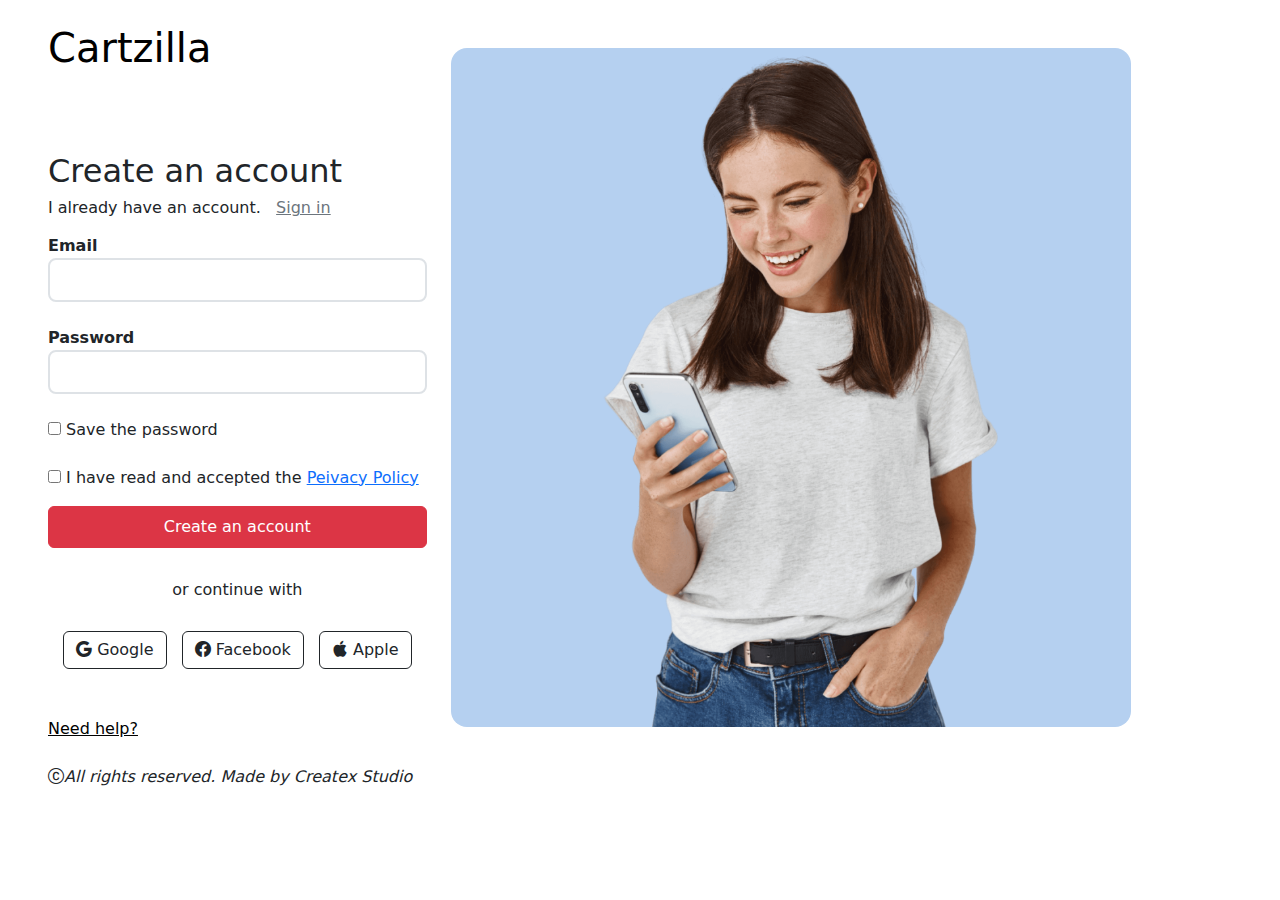
<file: pages/signup.html>
<!DOCTYPE html>
<html lang="en">

<head>
    <meta charset="UTF-8">
    <meta name="viewport" content="width=device-width, initial-scale=1.0">
    <title>Signup</title>
    <link href="https://cdn.jsdelivr.net/npm/bootstrap@5.3.3/dist/css/bootstrap.min.css" rel="stylesheet"
        integrity="sha384-QWTKZyjpPEjISv5WaRU9OFeRpok6YctnYmDr5pNlyT2bRjXh0JMhjY6hW+ALEwIH" crossorigin="anonymous">
    <script src="https://cdn.jsdelivr.net/npm/bootstrap@5.3.3/dist/js/bootstrap.bundle.min.js"
        integrity="sha384-YvpcrYf0tY3lHB60NNkmXc5s9fDVZLESaAA55NDzOxhy9GkcIdslK1eN7N6jIeHz"
        crossorigin="anonymous"></script>
    <link rel="stylesheet" href="https://cdn.jsdelivr.net/npm/bootstrap-icons@1.11.3/font/bootstrap-icons.min.css">
    <link rel="stylesheet" href="/style/form.css">
</head>

<body>
    <div class="container-fluid px-5">
        <div class="row">
            <div class="col-lg-4">
                <header class="py-4 mb-5">
                    <h1>
                        <a class="text-decoration-none text-black" href="/index.html"> Cartzilla</a>
                     </h1>
                </header>
                <h2>
                    Create an account
                </h2>
                <h6>
                    I already have an account. &nbsp; <a class="text-secondary" href="./signin.html">Sign in</a>
                </h6>
                <form class="my-3" id="form">
                    <label class="fw-bolder">
                        Email
                    </label><br>
                    <input class="p-2  w-100 rounded-3 border border-2" type="email" id="userMail"><br><br>
                    <label class="fw-bolder">
                        Password
                    </label><br>
                    <input class="p-2 w-100 rounded-3 border border-2" type="password" id="userPassword"><br><br>
                    <input type="checkbox" id="savePassword">
                    <label for="">Save the password</label><br><br>
                    <input type="checkbox" id="policy">
                    <label for="">I have read and accepted the <a href="">Peivacy Policy</a></label><br>
                    <button class="btn btn-danger w-100 py-2 my-3"  type="submit">Create an account</button>
                </form>
                <h6 class="text-center">
                    or continue with
                </h6><br>
                <span class="d-flex justify-content-evenly">
                    <button class="btn btn-outline-dark"><i class="bi bi-google"></i> Google</button>
                    <button class="btn btn-outline-dark"><i class="bi bi-facebook"></i> Facebook</button>
                    <button class="btn btn-outline-dark"><i class="bi bi-apple"></i> Apple</button>
                </span><br><br>
                <a class="text-black" href="">Need help?</a>
                <br><br>
                <i class="bi bi-c-circle text-decoration-none">All rights reserved. Made by Createx Studio</i>
            </div>
            <div class="col-lg-7 my-5 right-sec">
                <img class="img-fluid login-img rounded-4" src="/images/account-cover.png" alt="">
            </div>
        </div>
    </div>
 
    <script src="/scripts/signup.js"></script>

</body>

</html>
</file>
<file: style/home.css>
.nav-items {
    margin-left: 230px;
}

.hero-sec {
    background-color: #F5F7FA;
}

.cart{
    display: none;
    height: 520px;
    width: 400px;
    top: 60px;
    left: 825px;
}

.cart-btn{
    width: 45px;
    height: 45px;
}

.service {
    width: 170px;
    height: 170px;
    background-color: #F5F7FA;
}

.service:hover {
    cursor: pointer;
}

.img-3 {
    bottom: 130px;
}

.card-1 {
    background-color: #F5F7FA;
}

.card-2 {
    background-color: #222934;
}

.blog-img {
    transition: transform .4s;
}

.blog-img:hover {
    cursor: pointer;
    transform: scale(1.02);
    transform-origin: 50% 50%;
}

.hover .img-2 {
    display: none;
}

.hover:hover {
    .img-1 {
        display: none;
    }

    .img-2 {
        display: block;
        transition: transform .4s;
    }
}

footer {
    background-color: #222934;
}

.news-letter:focus {
    outline: none;
}

@media (max-width: 576px) {

    .nav-items {
        margin-left: 0px;
    }

    .service {
        margin-left: 15px;
        margin-top: 50px;
    }

    .hover {
        margin: 30px 0px;
    }

    p {
        font-size: 29px;
    }

    .img-2 {
        margin-top: 20px;
    }

    .img-3 {
        top: 10px;
    }

}
</file>
<file: style/form.css>
.login-img{
    background-color: #B5D0F0;
}

@media (max-width : 576px){
    .right-sec{
        display: none;
    }
}
</file>
